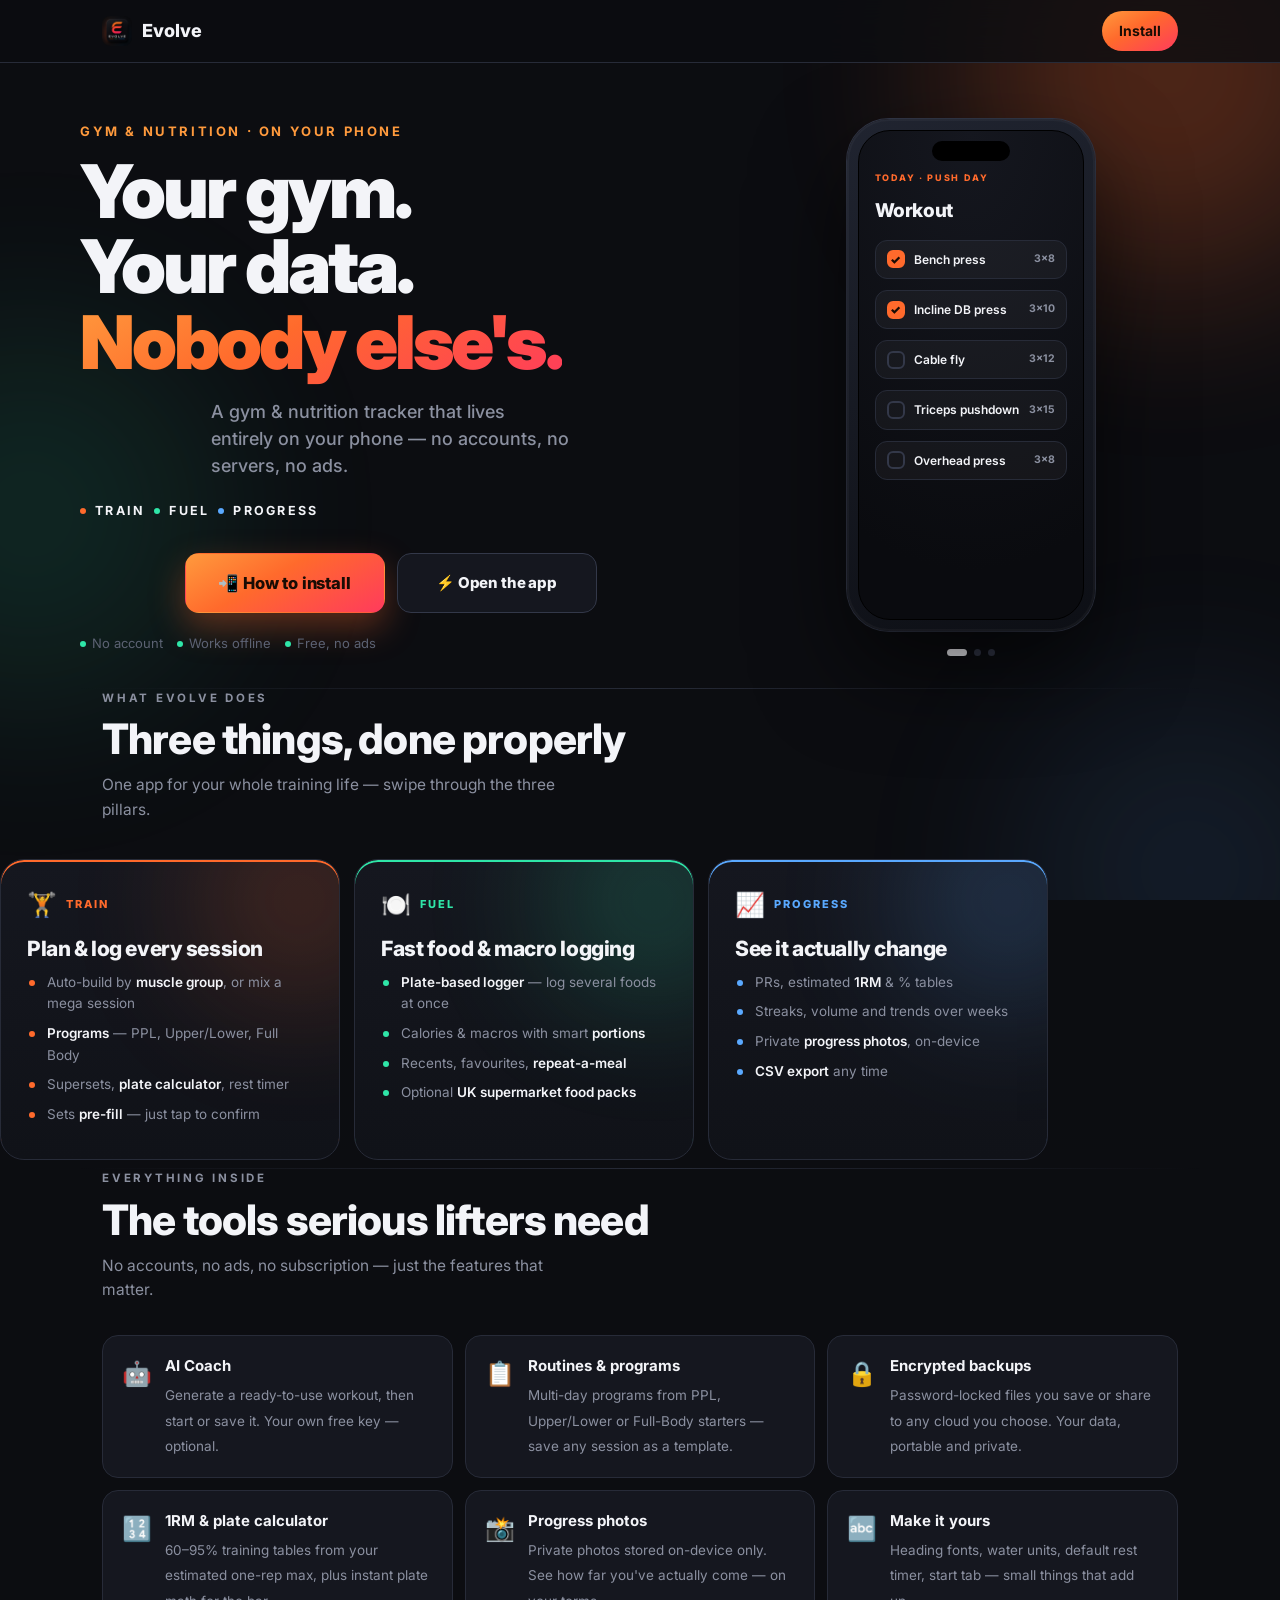
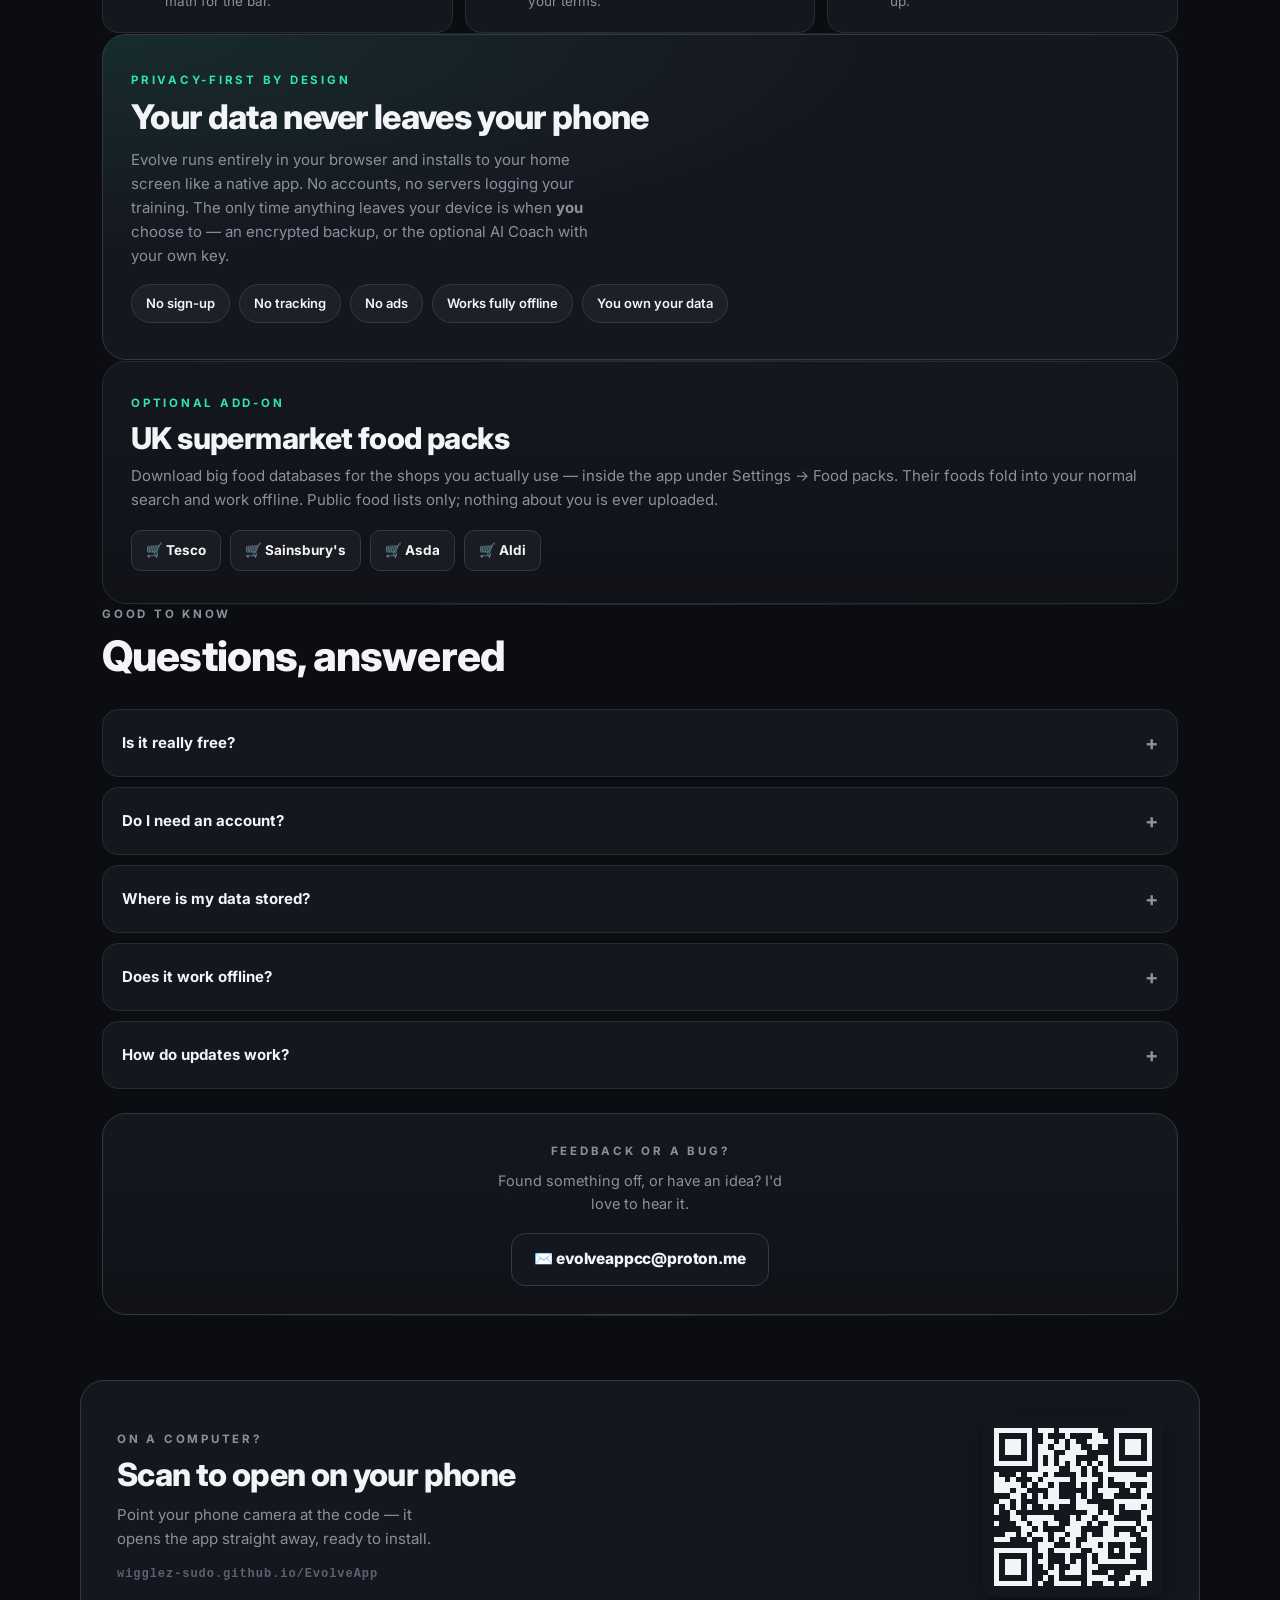
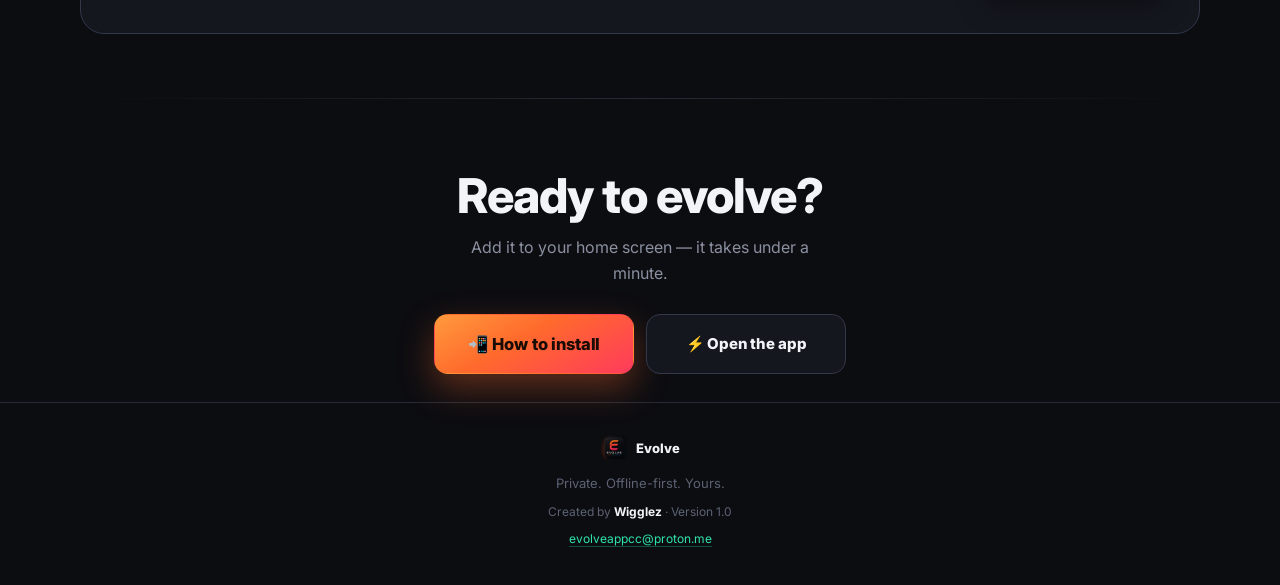
<file: index.html>
<!DOCTYPE html>
<html lang="en">
<head>
<meta charset="UTF-8" />
<meta name="viewport" content="width=device-width, initial-scale=1, viewport-fit=cover" />
<title>Evolve — Private gym &amp; nutrition tracker</title>
<meta name="description" content="Evolve is a private, offline-first gym and nutrition tracker that lives entirely on your phone. No accounts, no ads, no servers. Train, fuel, and track your progress — your data stays yours." />
<meta name="theme-color" content="#0C0D11" />
<link rel="icon" href="favicon.png" />
<link rel="apple-touch-icon" href="apple-touch-icon.png" />
<meta property="og:title" content="Evolve — Your gym. Your data. Nobody else's." />
<meta property="og:description" content="A private, offline-first gym &amp; nutrition tracker that lives entirely on your phone. No accounts, no ads, no servers." />
<meta property="og:type" content="website" />
<meta property="og:image" content="icon-512.png" />
<meta name="twitter:card" content="summary_large_image" />
<link rel="preconnect" href="https://fonts.googleapis.com" />
<link rel="preconnect" href="https://fonts.gstatic.com" crossorigin />
<link href="https://fonts.googleapis.com/css2?family=Inter:wght@400;500;600;700;800;900&display=swap" rel="stylesheet" />
<link rel="stylesheet" href="site.css" />
<style>
  /* ── hero (landing-only) ── */
  .hero{padding:48px 0 16px;text-align:center}
  .hero h1{font-size:clamp(38px,10.5vw,74px);font-weight:900;letter-spacing:-.04em;margin-top:12px;line-height:1.02}
  .hero h1 .grad{background:var(--grad-e);-webkit-background-clip:text;background-clip:text;color:transparent}
  .hero .eyebrow{font-size:13px;letter-spacing:.2em;color:var(--strength2);font-weight:700}
  .hero .tag{margin:18px auto 0;max-width:30ch;font-size:clamp(15px,4.2vw,18px);color:var(--muted);font-weight:500;line-height:1.5}
  .pillrow{display:flex;align-items:center;justify-content:center;gap:9px;margin:22px 0 4px;
    font-size:12.5px;letter-spacing:.18em;text-transform:uppercase;font-weight:800;color:var(--muted)}
  .pillrow b{color:var(--text)}
  .hero .cta-row{margin-top:32px}
  .reassure{margin-top:20px;font-size:13px;color:var(--muted2);display:flex;gap:14px;justify-content:center;flex-wrap:wrap}
  .reassure span{display:inline-flex;align-items:center;gap:6px}
  .phone-stage{margin:44px auto 0;perspective:1000px}

  @media(min-width:880px){
    .hero{display:grid;grid-template-columns:1.15fr .85fr;align-items:center;
      text-align:left;gap:40px;padding:56px 0 32px}
    .hero .pillrow,.hero .reassure{justify-content:flex-start}
    .hero .cta-row{margin-left:0}
    .phone-stage{margin-top:0}
  }

/* QR section — desktop only */
.qr-section{padding:64px 0}
.qr-wrap{display:flex;align-items:center;gap:40px;background:var(--surface);
  border:1px solid var(--line2);border-radius:var(--r-lg);padding:36px 36px;flex-wrap:wrap}
.qr-copy{flex:1;min-width:220px}
.qr-copy h2{font-size:clamp(22px,4vw,32px);margin:10px 0 12px}
.qr-copy p{color:var(--muted);font-size:15px;max-width:38ch}
.qr-url{margin-top:14px;font-size:12px;font-weight:700;letter-spacing:.08em;
  color:var(--muted2);font-family:monospace}
.qr-img-wrap{flex:0 0 auto;display:block;border-radius:14px;overflow:hidden;
  transition:transform .2s,box-shadow .2s;
  box-shadow:0 8px 28px rgba(0,0,0,.4)}
.qr-img-wrap:hover{transform:scale(1.04);box-shadow:0 14px 40px rgba(0,0,0,.5)}
.qr-img{display:block;width:180px;height:180px;image-rendering:pixelated}
/* hide on mobile — no point scanning from the phone you're already on */
@media(max-width:639px){.qr-section{display:none}}

</style>
</head>
<body>
<div class="orbs"><div class="orb o1"></div><div class="orb o2"></div><div class="orb o3"></div></div>
<div class="content">

  <header class="bar">
    <div class="wrap bar-in">
      <a class="brand" href="#top"><img src="icon-512.png" alt="Evolve logo" /><span>Evolve</span></a>
      <a class="cta-sm" href="install.html">Install</a>
    </div>
  </header>

  <a id="top"></a>
  <div class="hero wrap">
    <div class="hero-copy">
      <div class="eyebrow reveal">Gym &amp; nutrition · on your phone</div>
      <h1 class="reveal d1">Your gym.<br />Your data.<br /><span class="grad">Nobody else's.</span></h1>
      <p class="tag reveal d2">A gym &amp; nutrition tracker that lives entirely on your phone — no accounts, no servers, no ads.</p>
      <div class="pillrow reveal d2">
        <span class="dot t"></span><b>Train</b>
        <span class="dot f"></span><b>Fuel</b>
        <span class="dot p"></span><b>Progress</b>
      </div>
      <div class="cta-row reveal d3">
        <a class="btn btn-primary" href="install.html">📲 How to install</a>
        <a class="btn btn-ghost" href="https://wigglez-sudo.github.io/EvolveApp/" target="_blank" rel="noopener">⚡ Open the app</a>
      </div>
      <div class="reassure reveal d3">
        <span><span class="dot f"></span> No account</span>
        <span><span class="dot f"></span> Works offline</span>
        <span><span class="dot f"></span> Free, no ads</span>
      </div>
    </div>
    <div class="phone-stage reveal d2">
      <div class="phone float" id="phone">
        <div class="phone-screen">
          <div class="phone-island"></div>
          <!-- TRAIN -->
          <div class="scr scr-t on" data-scr="0">
            <div class="scr-eyebrow">Today · Push day</div>
            <div class="scr-title">Workout</div>
            <div class="ex-row done"><span class="chk"></span>Bench press <span class="sets">3×8</span></div>
            <div class="ex-row done"><span class="chk"></span>Incline DB press <span class="sets">3×10</span></div>
            <div class="ex-row"><span class="chk"></span>Cable fly <span class="sets">3×12</span></div>
            <div class="ex-row"><span class="chk"></span>Triceps pushdown <span class="sets">3×15</span></div>
            <div class="ex-row"><span class="chk"></span>Overhead press <span class="sets">3×8</span></div>
          </div>
          <!-- FUEL -->
          <div class="scr scr-f" data-scr="1">
            <div class="scr-eyebrow">Today · Fuel</div>
            <div class="scr-title">Calories</div>
            <div class="ring-wrap">
              <svg class="ring" width="150" height="150" viewBox="0 0 110 110">
                <circle class="bg" cx="55" cy="55" r="46"></circle>
                <circle class="fg" cx="55" cy="55" r="46"></circle>
              </svg>
              <div class="ring-c"><b>1,840</b><span>of 2,400 kcal</span></div>
            </div>
            <div class="macro">
              <div><b>148g</b><span>Protein</span></div>
              <div><b>196g</b><span>Carbs</span></div>
              <div><b>58g</b><span>Fat</span></div>
            </div>
          </div>
          <!-- PROGRESS -->
          <div class="scr scr-p" data-scr="2">
            <div class="scr-eyebrow">This month · Progress</div>
            <div class="scr-title">Volume</div>
            <div class="bars">
              <i style="--h:42%"></i><i style="--h:58%"></i><i style="--h:50%"></i>
              <i style="--h:71%"></i><i style="--h:64%"></i><i style="--h:88%"></i><i style="--h:100%"></i>
            </div>
            <div class="prog-stat">
              <div><b>12</b><span>Day streak</span></div>
              <div><b>+14%</b><span>Volume</span></div>
              <div><b>5</b><span>New PRs</span></div>
            </div>
          </div>
        </div>
      </div>
      <div class="phone-dots" id="dots"><b class="on"></b><b></b><b></b></div>
    </div>
  </div>

  <!-- pillars (horizontal carousel) -->
  <div class="sec-divider"></div>
  <section class="wrap">
    <div class="sec-head reveal">
      <div class="eyebrow">What Evolve does</div>
      <h2>Three things, done properly</h2>
      <p>One app for your whole training life — swipe through the three pillars.</p>
    </div>
  </section>
  <div class="rail" id="rail">
    <div class="pcard t reveal"><div class="glow"></div>
      <div class="pk"><span class="ic">🏋️</span><span class="lab">Train</span></div>
      <h3>Plan &amp; log every session</h3>
      <ul>
        <li>Auto-build by <b>muscle group</b>, or mix a mega session</li>
        <li><b>Programs</b> — PPL, Upper/Lower, Full Body</li>
        <li>Supersets, <b>plate calculator</b>, rest timer</li>
        <li>Sets <b>pre-fill</b> — just tap to confirm</li>
      </ul>
    </div>
    <div class="pcard f reveal d1"><div class="glow"></div>
      <div class="pk"><span class="ic">🍽️</span><span class="lab">Fuel</span></div>
      <h3>Fast food &amp; macro logging</h3>
      <ul>
        <li><b>Plate-based logger</b> — log several foods at once</li>
        <li>Calories &amp; macros with smart <b>portions</b></li>
        <li>Recents, favourites, <b>repeat-a-meal</b></li>
        <li>Optional <b>UK supermarket food packs</b></li>
      </ul>
    </div>
    <div class="pcard p reveal d2"><div class="glow"></div>
      <div class="pk"><span class="ic">📈</span><span class="lab">Progress</span></div>
      <h3>See it actually change</h3>
      <ul>
        <li>PRs, estimated <b>1RM</b> &amp; % tables</li>
        <li>Streaks, volume and trends over weeks</li>
        <li>Private <b>progress photos</b>, on-device</li>
        <li><b>CSV export</b> any time</li>
      </ul>
    </div>
  </div>
  <div class="rail-hint reveal">Swipe <span class="sw">→</span></div>
  <div class="rail-dots reveal" id="railDots"><b class="on"></b><b></b><b></b></div>

  <!-- features — 6 strongest only -->
  <div class="sec-divider"></div>
  <section class="wrap">
    <div class="sec-head reveal">
      <div class="eyebrow">Everything inside</div>
      <h2>The tools serious lifters need</h2>
      <p>No accounts, no ads, no subscription — just the features that matter.</p>
    </div>
    <div class="feat-grid">
      <div class="feat reveal"><span class="fi">🤖</span><div><b>AI Coach</b><span>Generate a ready-to-use workout, then start or save it. Your own free key — optional.</span></div></div>
      <div class="feat reveal d1"><span class="fi">📋</span><div><b>Routines &amp; programs</b><span>Multi-day programs from PPL, Upper/Lower or Full-Body starters — save any session as a template.</span></div></div>
      <div class="feat reveal d2"><span class="fi">🔒</span><div><b>Encrypted backups</b><span>Password-locked files you save or share to any cloud you choose. Your data, portable and private.</span></div></div>
      <div class="feat reveal"><span class="fi">🔢</span><div><b>1RM &amp; plate calculator</b><span>60–95% training tables from your estimated one-rep max, plus instant plate math for the bar.</span></div></div>
      <div class="feat reveal d1"><span class="fi">📸</span><div><b>Progress photos</b><span>Private photos stored on-device only. See how far you've actually come — on your terms.</span></div></div>
      <div class="feat reveal d2"><span class="fi">🔤</span><div><b>Make it yours</b><span>Heading fonts, water units, default rest timer, start tab — small things that add up.</span></div></div>
    </div>
  </section>

  <!-- privacy -->
  <div class="sec-divider"></div>
  <section class="wrap">
    <div class="privacy reveal">
      <div class="eyebrow">Privacy-first by design</div>
      <h2>Your data never leaves your phone</h2>
      <p>Evolve runs entirely in your browser and installs to your home screen like a native app. No accounts, no servers logging your training. The only time anything leaves your device is when <b>you</b> choose to — an encrypted backup, or the optional AI Coach with your own key.</p>
      <div class="chips">
        <span>No sign-up</span><span>No tracking</span><span>No ads</span><span>Works fully offline</span><span>You own your data</span>
      </div>
    </div>
  </section>

  <!-- food packs -->
  <div class="sec-divider"></div>
  <section class="wrap">
    <div class="packs reveal">
      <div class="eyebrow">Optional add-on</div>
      <h2>UK supermarket food packs</h2>
      <p>Download big food databases for the shops you actually use — inside the app under Settings → Food packs. Their foods fold into your normal search and work offline. Public food lists only; nothing about you is ever uploaded.</p>
      <div class="shops"><span>🛒 Tesco</span><span>🛒 Sainsbury's</span><span>🛒 Asda</span><span>🛒 Aldi</span></div>
    </div>
  </section>

  <!-- faq -->
  <div class="sec-divider"></div>
  <section class="wrap faq">
    <div class="sec-head reveal">
      <div class="eyebrow">Good to know</div>
      <h2>Questions, answered</h2>
    </div>
    <details class="reveal"><summary>Is it really free?<span class="pl">+</span></summary><div class="ans">Yes. Evolve is free, with no ads and no subscription. The only optional cost is the AI Coach, and only if you pick a paid model with your own API key — the free options work too.</div></details>
    <details class="reveal"><summary>Do I need an account?<span class="pl">+</span></summary><div class="ans">No. There's no sign-up and no login. You open the app and start — everything is stored on your device.</div></details>
    <details class="reveal"><summary>Where is my data stored?<span class="pl">+</span></summary><div class="ans"><b>On your phone, only.</b> To move data between devices, create an <b>encrypted backup file</b> and restore it with your password.</div></details>
    <details class="reveal"><summary>Does it work offline?<span class="pl">+</span></summary><div class="ans">Yes — once opened, Evolve works without a connection. You only need internet for updates, food packs, or the AI Coach.</div></details>
    <details class="reveal"><summary>How do updates work?<span class="pl">+</span></summary><div class="ans">When a new version ships, Evolve shows an "Update available" banner. One tap updates it, and your data is preserved.</div></details>

    <div class="contact reveal">
      <div class="eyebrow">Feedback or a bug?</div>
      <p>Found something off, or have an idea? I'd love to hear it.</p>
      <a class="btn btn-ghost" href="mailto:evolveappcc@proton.me?subject=Evolve%20feedback">✉️ evolveappcc@proton.me</a>
    </div>
  </section>

  <!-- QR code — desktop visitors only -->
  <div class="sec-divider"></div>
  <section class="wrap qr-section">
    <div class="qr-wrap reveal">
      <div class="qr-copy">
        <div class="eyebrow">On a computer?</div>
        <h2>Scan to open on your phone</h2>
        <p>Point your phone camera at the code — it opens the app straight away, ready to install.</p>
        <div class="qr-url">wigglez-sudo.github.io/EvolveApp</div>
      </div>
      <a class="qr-img-wrap" href="https://wigglez-sudo.github.io/EvolveApp/" target="_blank" rel="noopener" aria-label="Scan QR code to open Evolve app">
        <img class="qr-img" src="[data-uri]" alt="QR code — scan to open Evolve app" width="180" height="180" />
      </a>
    </div>
  </section>

  <!-- final CTA -->
  <div class="sec-divider"></div>
  <section class="final wrap">
    <h2 class="reveal">Ready to evolve?</h2>
    <p class="reveal d1">Add it to your home screen — it takes under a minute.</p>
    <div class="cta-row reveal d2">
      <a class="btn btn-primary" href="install.html">📲 How to install</a>
      <a class="btn btn-ghost" href="https://wigglez-sudo.github.io/EvolveApp/" target="_blank" rel="noopener">⚡ Open the app</a>
    </div>
  </section>

  <footer>
    <div class="wrap">
      <div class="fbrand"><img src="icon-512.png" alt="" />Evolve</div>
      <div>Private. Offline-first. Yours.</div>
      <div class="ver">Created by <b style="color:var(--text)">Wigglez</b> · Version 1.0</div>
      <div class="ver"><a href="mailto:evolveappcc@proton.me?subject=Evolve%20feedback">evolveappcc@proton.me</a></div>
    </div>
  </footer>

</div>

<script>
  var reduce = window.matchMedia("(prefers-reduced-motion:reduce)").matches;

  /* reveal on scroll */
  if(reduce){ document.querySelectorAll(".reveal").forEach(function(e){e.classList.add("in");}); }
  else if("IntersectionObserver" in window){
    var io=new IntersectionObserver(function(es){es.forEach(function(e){if(e.isIntersecting){e.target.classList.add("in");io.unobserve(e.target);}});},{rootMargin:"0px 0px -8% 0px",threshold:.05});
    document.querySelectorAll(".reveal").forEach(function(e){io.observe(e);});
  } else { document.querySelectorAll(".reveal").forEach(function(e){e.classList.add("in");}); }

  /* phone screen cycling */
  (function(){
    var scrs=document.querySelectorAll("#phone .scr"), dots=document.querySelectorAll("#dots b"), i=0;
    if(!scrs.length) return;
    setInterval(function(){
      scrs[i].classList.remove("on"); dots[i].classList.remove("on");
      i=(i+1)%scrs.length;
      scrs[i].classList.add("on"); dots[i].classList.add("on");
    }, reduce?6000:3200);
  })();

  /* pillar carousel dot sync */
  (function(){
    var rail=document.getElementById("rail");
    var dots=document.querySelectorAll("#railDots b");
    if(!rail||!dots.length) return;
    var cards=rail.querySelectorAll(".pcard");
    if(!cards.length) return;
    function updateDots(){
      var cardW=cards[0].offsetWidth+14;
      var idx=Math.round(rail.scrollLeft/cardW);
      dots.forEach(function(d,i){d.classList.toggle("on",i===idx);});
    }
    rail.addEventListener("scroll",updateDots,{passive:true});
  })();
</script>
</body>
</html>
</file>
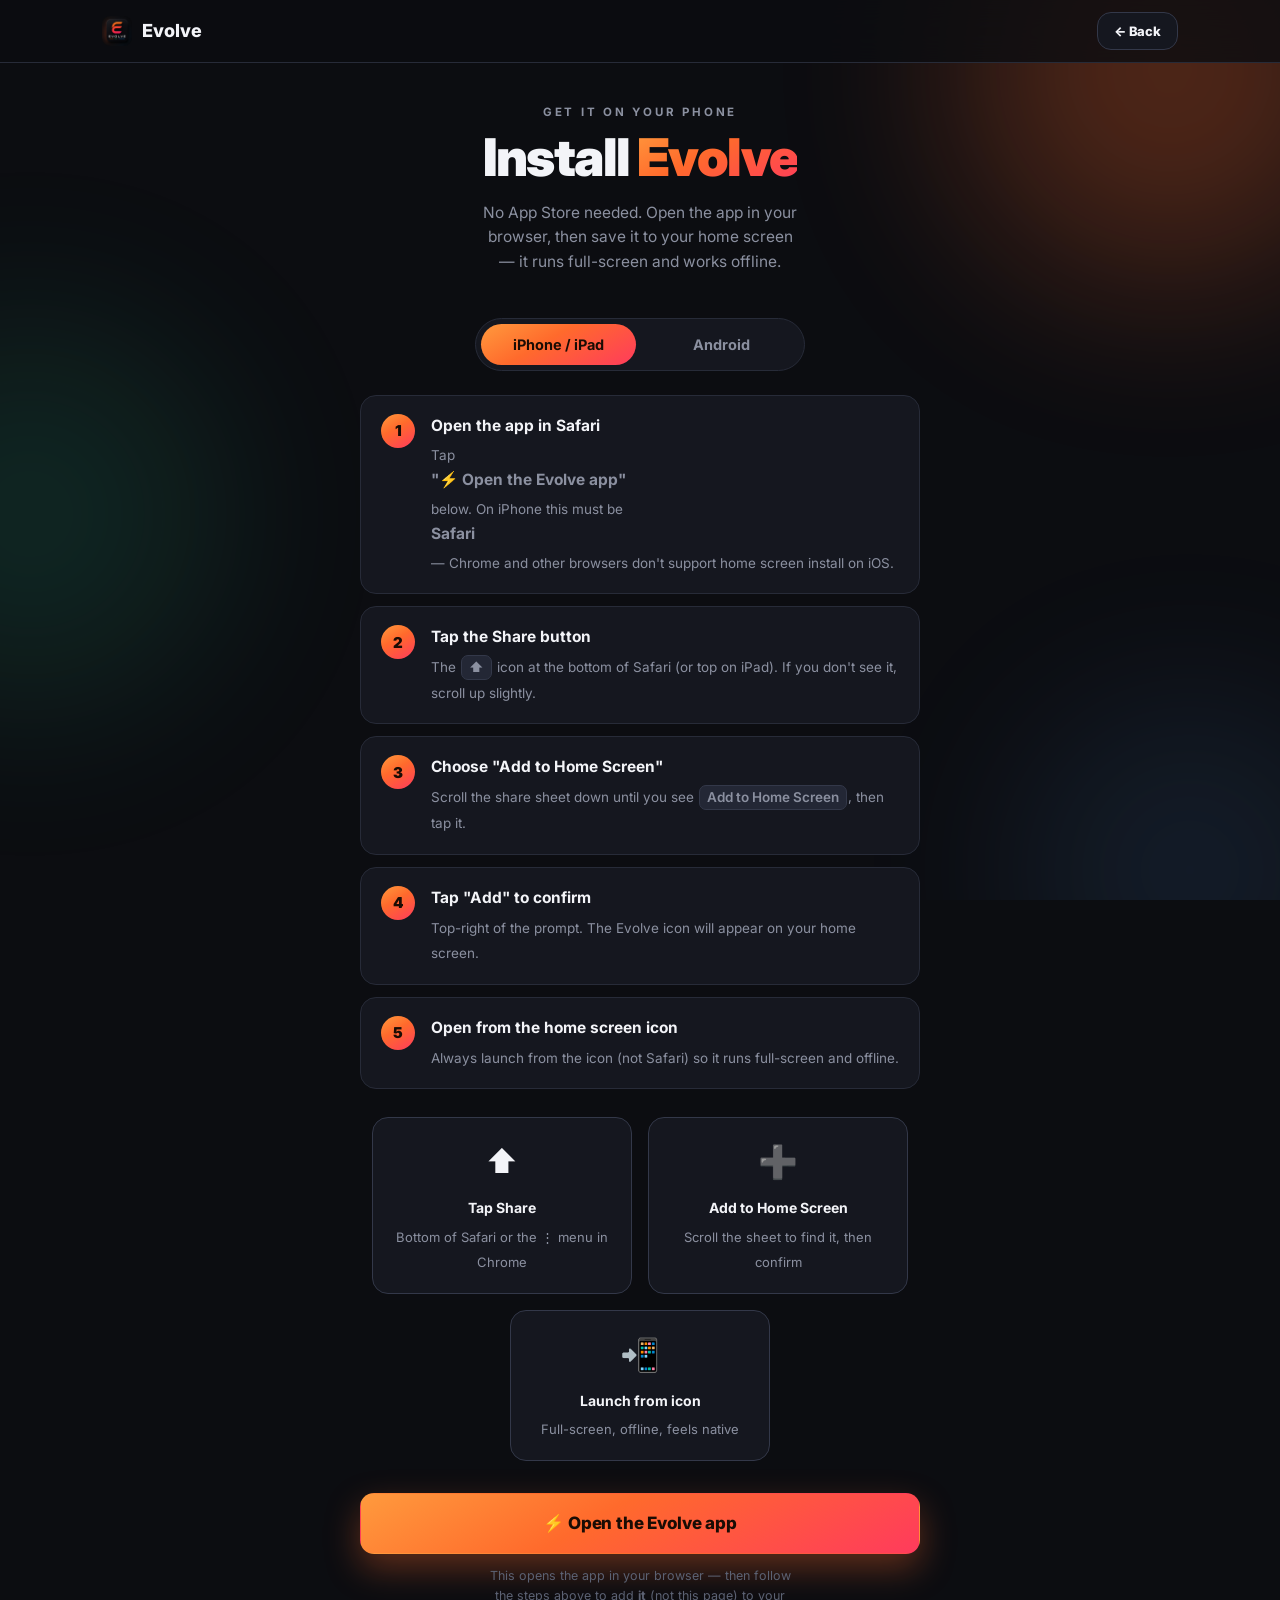
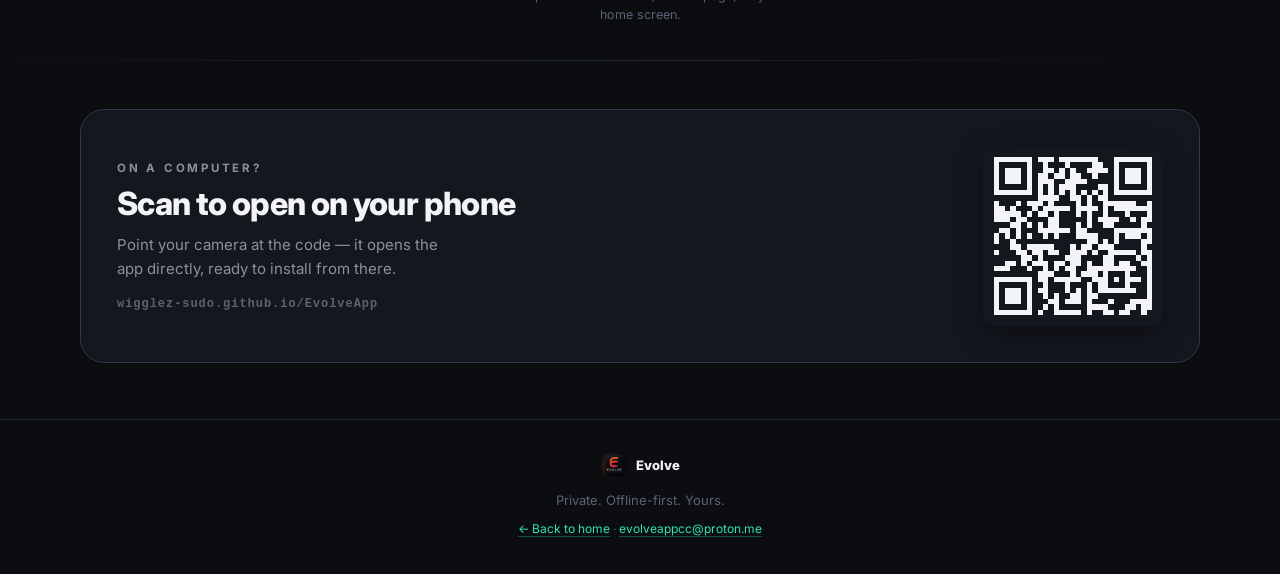
<file: install.html>
<!DOCTYPE html>
<html lang="en">
<head>
<meta charset="UTF-8" />
<meta name="viewport" content="width=device-width, initial-scale=1, viewport-fit=cover" />
<title>Install Evolve — add it to your home screen</title>
<meta name="description" content="Install Evolve on your iPhone or Android in under a minute. Open the app, then add it to your home screen — it runs full-screen and works offline." />
<meta name="theme-color" content="#0C0D11" />
<link rel="icon" href="favicon.png" />
<link rel="apple-touch-icon" href="apple-touch-icon.png" />
<link rel="preconnect" href="https://fonts.googleapis.com" />
<link rel="preconnect" href="https://fonts.gstatic.com" crossorigin />
<link href="https://fonts.googleapis.com/css2?family=Inter:wght@400;500;600;700;800;900&display=swap" rel="stylesheet" />
<link rel="stylesheet" href="site.css" />
<style>
  .ihead{text-align:center;padding:40px 0 8px}
  .ihead h1{font-size:clamp(32px,8.5vw,52px);font-weight:900;letter-spacing:-.035em;margin-top:10px}
  .ihead h1 .grad{background:var(--grad-e);-webkit-background-clip:text;background-clip:text;color:transparent}
  .ihead p{color:var(--muted);max-width:32ch;margin:16px auto 0;font-size:15.5px;line-height:1.55}

  /* os tabs */
  .tabs{display:flex;gap:8px;background:var(--surface);border:1px solid var(--line);
    border-radius:999px;padding:5px;max-width:330px;margin:28px auto 24px}
  .tab{flex:1;text-align:center;font-size:14.5px;font-weight:700;color:var(--muted);
    padding:12px 10px;border-radius:999px;cursor:pointer;border:none;background:none;
    font-family:inherit;transition:.18s}
  .tab.on{background:var(--grad-e);color:#1a0c04}
  .tab:not(.on):hover{color:var(--text)}

  /* steps */
  .isteps{display:none;gap:12px;max-width:560px;margin:0 auto}
  .isteps.visible{display:grid}
  .istep{display:flex;gap:16px;align-items:flex-start;background:var(--surface);
    border:1px solid var(--line);border-radius:var(--r);padding:18px 20px;
    transition:border-color .2s}
  .istep:hover{border-color:var(--line2)}
  .istep .n{flex:0 0 auto;width:34px;height:34px;border-radius:50%;display:flex;
    align-items:center;justify-content:center;font-weight:900;font-size:15px;
    color:#1a0c04;background:var(--grad-e)}
  .istep b{display:block;font-size:15.5px;margin-bottom:4px}
  .istep span{color:var(--muted);font-size:13.5px;line-height:1.55}
  .kbd{display:inline-block;background:var(--surface3);border:1px solid var(--line2);
    border-radius:7px;padding:1px 7px;font-size:12.5px;font-weight:600;color:var(--text);margin:0 1px}

  /* visual hint */
  .ill{max-width:560px;margin:28px auto 0;display:flex;justify-content:center;gap:16px;flex-wrap:wrap}
  .hint-card{background:var(--surface);border:1px solid var(--line2);border-radius:var(--r);
    padding:18px 20px;flex:1;min-width:200px;max-width:260px;text-align:center}
  .hint-card .hico{font-size:32px;margin-bottom:10px}
  .hint-card b{display:block;font-size:14px;font-weight:700;margin-bottom:4px}
  .hint-card span{font-size:13px;color:var(--muted)}

  /* launch */
  .launch{max-width:560px;margin:28px auto 0}
  .launch .btn{font-size:17px}
  .launch-note{text-align:center;font-size:12.5px;color:var(--muted2);margin:12px auto 0;max-width:40ch;line-height:1.55}

/* QR section */
.qr-section{padding:64px 0}
.qr-wrap{display:flex;align-items:center;gap:40px;background:var(--surface);
  border:1px solid var(--line2);border-radius:var(--r-lg);padding:36px;flex-wrap:wrap}
.qr-copy{flex:1;min-width:220px}
.qr-copy h2{font-size:clamp(22px,4vw,32px);margin:10px 0 12px}
.qr-copy p{color:var(--muted);font-size:15px;max-width:38ch}
.qr-url{margin-top:14px;font-size:12px;font-weight:700;letter-spacing:.08em;color:var(--muted2);font-family:monospace}
.qr-img-wrap{flex:0 0 auto;display:block;border-radius:14px;overflow:hidden;
  transition:transform .2s,box-shadow .2s;box-shadow:0 8px 28px rgba(0,0,0,.4)}
.qr-img-wrap:hover{transform:scale(1.04);box-shadow:0 14px 40px rgba(0,0,0,.5)}
.qr-img{display:block;width:180px;height:180px;image-rendering:pixelated}
@media(max-width:639px){.qr-section{display:none}}

</style>
</head>
<body>
<div class="orbs"><div class="orb o1"></div><div class="orb o2"></div><div class="orb o3"></div></div>
<div class="content">

  <header class="bar">
    <div class="wrap bar-in">
      <a class="brand" href="index.html"><img src="icon-512.png" alt="Evolve logo" /><span>Evolve</span></a>
      <a class="btn btn-ghost" href="index.html" style="padding:8px 16px;font-size:13px">← Back</a>
    </div>
  </header>

  <div class="ihead wrap">
    <div class="eyebrow reveal">Get it on your phone</div>
    <h1 class="reveal d1">Install <span class="grad">Evolve</span></h1>
    <p class="reveal d2">No App Store needed. Open the app in your browser, then save it to your home screen — it runs full-screen and works offline.</p>
  </div>

  <div class="wrap" style="padding-top:8px">
    <div class="tabs reveal d2" role="tablist">
      <button class="tab on" data-os="ios" role="tab">iPhone / iPad</button>
      <button class="tab" data-os="android" role="tab">Android</button>
    </div>

    <!-- iOS steps -->
    <div class="isteps" id="ios">
      <div class="istep reveal">
        <span class="n">1</span>
        <div><b>Open the app in Safari</b>
        <span>Tap <b>"⚡ Open the Evolve app"</b> below. On iPhone this must be <b>Safari</b> — Chrome and other browsers don't support home screen install on iOS.</span></div>
      </div>
      <div class="istep reveal">
        <span class="n">2</span>
        <div><b>Tap the Share button</b>
        <span>The <span class="kbd">⬆️</span> icon at the bottom of Safari (or top on iPad). If you don't see it, scroll up slightly.</span></div>
      </div>
      <div class="istep reveal">
        <span class="n">3</span>
        <div><b>Choose "Add to Home Screen"</b>
        <span>Scroll the share sheet down until you see <span class="kbd">Add to Home Screen</span>, then tap it.</span></div>
      </div>
      <div class="istep reveal">
        <span class="n">4</span>
        <div><b>Tap "Add" to confirm</b>
        <span>Top-right of the prompt. The Evolve icon will appear on your home screen.</span></div>
      </div>
      <div class="istep reveal">
        <span class="n">5</span>
        <div><b>Open from the home screen icon</b>
        <span>Always launch from the icon (not Safari) so it runs full-screen and offline.</span></div>
      </div>
    </div>

    <!-- Android steps -->
    <div class="isteps" id="android">
      <div class="istep reveal">
        <span class="n">1</span>
        <div><b>Open the app in Chrome</b>
        <span>Tap <b>"⚡ Open the Evolve app"</b> below in Chrome. Other browsers work too if Chrome isn't your default.</span></div>
      </div>
      <div class="istep reveal">
        <span class="n">2</span>
        <div><b>Look for the install banner</b>
        <span>Chrome may show an <span class="kbd">Install app</span> banner at the bottom automatically — tap it and you're done.</span></div>
      </div>
      <div class="istep reveal">
        <span class="n">3</span>
        <div><b>Or tap the ⋮ menu</b>
        <span>Three dots, top-right of Chrome.</span></div>
      </div>
      <div class="istep reveal">
        <span class="n">4</span>
        <div><b>Choose "Install app"</b>
        <span>Tap <span class="kbd">Install app</span> or <span class="kbd">Add to Home screen</span>, then confirm in the dialog.</span></div>
      </div>
      <div class="istep reveal">
        <span class="n">5</span>
        <div><b>Open from your home screen</b>
        <span>Launch from the icon for the full-screen, offline experience.</span></div>
      </div>
    </div>

    <!-- visual hint cards -->
    <div class="ill reveal">
      <div class="hint-card">
        <div class="hico">⬆️</div>
        <b>Tap Share</b>
        <span>Bottom of Safari or the ⋮ menu in Chrome</span>
      </div>
      <div class="hint-card">
        <div class="hico">➕</div>
        <b>Add to Home Screen</b>
        <span>Scroll the sheet to find it, then confirm</span>
      </div>
      <div class="hint-card">
        <div class="hico">📲</div>
        <b>Launch from icon</b>
        <span>Full-screen, offline, feels native</span>
      </div>
    </div>

    <div class="launch reveal" style="margin-top:32px">
      <a class="btn btn-primary block" href="https://wigglez-sudo.github.io/EvolveApp/" target="_blank" rel="noopener">⚡ Open the Evolve app</a>
      <p class="launch-note">This opens the app in your browser — then follow the steps above to add <b>it</b> (not this page) to your home screen.</p>
    </div>
  </div>

    <!-- QR code — desktop visitors -->
    <div class="sec-divider" style="margin:36px 0 0"></div>
    <section class="wrap qr-section" style="padding:48px 0 0">
      <div class="qr-wrap reveal">
        <div class="qr-copy">
          <div class="eyebrow">On a computer?</div>
          <h2>Scan to open on your phone</h2>
          <p>Point your camera at the code — it opens the app directly, ready to install from there.</p>
          <div class="qr-url">wigglez-sudo.github.io/EvolveApp</div>
        </div>
        <a class="qr-img-wrap" href="https://wigglez-sudo.github.io/EvolveApp/" target="_blank" rel="noopener" aria-label="QR code to open Evolve">
          <img class="qr-img" src="[data-uri]" alt="QR code — scan to open Evolve" width="180" height="180" />
        </a>
      </div>
    </section>

  <footer style="margin-top:56px">
    <div class="wrap">
      <div class="fbrand"><img src="icon-512.png" alt="" />Evolve</div>
      <div>Private. Offline-first. Yours.</div>
      <div class="ver"><a href="index.html">← Back to home</a> · <a href="mailto:evolveappcc@proton.me?subject=Evolve%20feedback">evolveappcc@proton.me</a></div>
    </div>
  </footer>

</div>

<script>
  var reduce=window.matchMedia("(prefers-reduced-motion:reduce)").matches;
  if(reduce){document.querySelectorAll(".reveal").forEach(function(e){e.classList.add("in");});}
  else if("IntersectionObserver" in window){
    var io=new IntersectionObserver(function(es){es.forEach(function(e){if(e.isIntersecting){e.target.classList.add("in");io.unobserve(e.target);}});},{rootMargin:"0px 0px -6% 0px",threshold:.05});
    document.querySelectorAll(".reveal").forEach(function(e){io.observe(e);});
  } else {document.querySelectorAll(".reveal").forEach(function(e){e.classList.add("in");});}

  /* platform tabs — default to visitor's OS */
  var isAndroid=/android/i.test(navigator.userAgent);
  function showOS(os){
    document.querySelectorAll(".tab").forEach(function(t){t.classList.toggle("on",t.dataset.os===os);});
    document.getElementById("ios").classList.toggle("visible",os==="ios");
    document.getElementById("android").classList.toggle("visible",os==="android");
  }
  document.querySelectorAll(".tab").forEach(function(t){t.addEventListener("click",function(){showOS(t.dataset.os);});});
  showOS(isAndroid?"android":"ios");
</script>
</body>
</html>
</file>
<file: site.css>
/* ============================================================================
   Evolve — shared site styles (landing + install pages)
   ========================================================================== */
:root{
  --ink:#0C0D11; --ink2:#101218;
  --surface:#15171F; --surface2:#1C1F2A; --surface3:#232735;
  --line:#272B38; --line2:#333849;
  --text:#F3F4F8; --muted:#8B90A0; --muted2:#5C6273;
  --strength:#FF6A2C; --strength2:#FF9A3D;
  --fuel:#2FE6A8; --fuel2:#37E0C4;
  --blue:#5AA9FF; --gold:#FFC857;
  --grad-e:linear-gradient(150deg,var(--strength2) 0%,var(--strength) 42%,#FF3B5C 100%);
  --r:16px; --r-sm:11px; --r-lg:24px;
  --safe-t:env(safe-area-inset-top,0px);
  --safe-b:env(safe-area-inset-bottom,0px);
  --maxw:1120px;
}
*{box-sizing:border-box;-webkit-tap-highlight-color:transparent}
html{scroll-behavior:smooth}
body{margin:0;background:var(--ink);color:var(--text);
  font-family:"Inter",-apple-system,BlinkMacSystemFont,"Segoe UI",Roboto,sans-serif;
  line-height:1.6;-webkit-font-smoothing:antialiased;text-rendering:optimizeLegibility;overflow-x:hidden}
a{color:inherit;text-decoration:none}
h1,h2,h3{margin:0;font-weight:800;letter-spacing:-0.02em;line-height:1.04}
p{margin:0}
.wrap{width:100%;max-width:var(--maxw);margin:0 auto;padding:0 22px}
.eyebrow{font-size:11.5px;letter-spacing:.24em;text-transform:uppercase;font-weight:700;color:var(--muted)}
.dot{display:inline-block;width:6px;height:6px;border-radius:50%;vertical-align:middle}
.dot.t{background:var(--strength)} .dot.f{background:var(--fuel)} .dot.p{background:var(--blue)}

/* ── ambient orbs ── */
.orbs{position:fixed;inset:0;z-index:0;pointer-events:none;overflow:hidden}
.orb{position:absolute;border-radius:50%;filter:blur(95px)}
.orb.o1{width:420px;height:420px;top:-140px;right:-100px;background:var(--strength);opacity:.28;animation:drift1 18s ease-in-out infinite}
.orb.o2{width:380px;height:380px;top:36%;left:-160px;background:var(--fuel);opacity:.12;animation:drift2 22s ease-in-out infinite}
.orb.o3{width:340px;height:340px;bottom:-140px;right:-80px;background:var(--blue);opacity:.11;animation:drift1 26s ease-in-out infinite reverse}
@keyframes drift1{0%,100%{transform:translate(0,0)}50%{transform:translate(-40px,40px)}}
@keyframes drift2{0%,100%{transform:translate(0,0)}50%{transform:translate(50px,-30px)}}
.content{position:relative;z-index:1}

/* ── nav ── */
header.bar{position:sticky;top:0;z-index:60;padding-top:var(--safe-t);
  background:rgba(12,13,17,.8);backdrop-filter:blur(16px);-webkit-backdrop-filter:blur(16px);
  border-bottom:1px solid var(--line)}
.bar-in{display:flex;align-items:center;justify-content:space-between;height:62px}
.brand{display:flex;align-items:center;gap:10px;font-weight:800}
.brand img{width:30px;height:30px;border-radius:8px}
.brand span{font-size:18px}
.cta-sm{font-size:14px;font-weight:700;padding:9px 17px;border-radius:999px;
  background:var(--grad-e);color:#1a0c04;transition:opacity .15s}
.cta-sm:hover{opacity:.88}

/* ── buttons ── */
.btn{display:inline-flex;align-items:center;justify-content:center;gap:9px;
  font-size:16.5px;font-weight:800;letter-spacing:-.01em;padding:16px 22px;border-radius:14px;
  border:1px solid transparent;cursor:pointer;transition:transform .14s ease,box-shadow .25s ease,opacity .15s}
.btn:active{transform:translateY(1px) scale(.99)}
.btn-primary{background:var(--grad-e);color:#1a0c04;box-shadow:0 14px 34px rgba(255,106,44,.34)}
.btn-primary:hover{box-shadow:0 18px 44px rgba(255,106,44,.46);opacity:.93}
.btn-ghost{background:var(--surface);color:var(--text);border-color:var(--line2);font-size:15px;padding:13px 22px}
.btn-ghost:hover{border-color:var(--muted);background:var(--surface2)}
.btn.block{display:flex;width:100%}

/* ── sections ── */
section{padding:72px 0;scroll-margin-top:76px}
a[id]{scroll-margin-top:76px}
.sec-head{margin-bottom:32px}
.sec-head h2{font-size:clamp(28px,7vw,42px);margin-top:10px}
.sec-head p{color:var(--muted);margin-top:12px;max-width:48ch;font-size:15.5px}

/* section divider */
.sec-divider{height:1px;background:linear-gradient(90deg,transparent,var(--line),transparent);
  margin:0 auto;max-width:var(--maxw);padding:0 22px}

/* ── animated phone ── */
.phone{position:relative;width:248px;height:512px;margin:0 auto;border-radius:42px;
  background:linear-gradient(160deg,#202430,#0d0f15);padding:11px;
  box-shadow:0 40px 90px rgba(0,0,0,.6),0 0 0 1px var(--line2),inset 0 0 0 2px rgba(255,255,255,.03)}
.phone.float{animation:floaty 6s ease-in-out infinite}
@keyframes floaty{0%,100%{transform:translateY(0) rotate(-1deg)}50%{transform:translateY(-14px) rotate(1deg)}}
.phone-screen{position:relative;width:100%;height:100%;border-radius:32px;overflow:hidden;
  background:radial-gradient(120% 90% at 50% 0%,#15171f,#0a0b0f);border:1px solid #000}
.phone-island{position:absolute;top:10px;left:50%;transform:translateX(-50%);width:78px;height:20px;background:#000;border-radius:12px;z-index:5}
.scr{position:absolute;inset:0;padding:40px 16px 16px;opacity:0;transform:scale(1.02);
  transition:opacity .6s ease,transform .6s ease;display:flex;flex-direction:column;gap:11px}
.scr.on{opacity:1;transform:scale(1)}
.scr-eyebrow{font-size:9px;letter-spacing:.18em;text-transform:uppercase;font-weight:800}
.scr-title{font-size:19px;font-weight:800;letter-spacing:-.02em;margin-bottom:2px}
.ex-row{display:flex;align-items:center;gap:9px;background:rgba(255,255,255,.04);border:1px solid var(--line);
  border-radius:12px;padding:9px 11px;font-size:12px;font-weight:600}
.ex-row .chk{width:18px;height:18px;border-radius:6px;border:2px solid var(--line2);flex:0 0 auto}
.ex-row.done .chk{background:var(--strength);border-color:var(--strength);position:relative}
.ex-row.done .chk::after{content:"✓";position:absolute;inset:0;color:#1a0c04;font-size:12px;font-weight:900;display:flex;align-items:center;justify-content:center}
.ex-row .sets{margin-left:auto;color:var(--muted);font-size:10.5px;font-weight:700}
.ring-wrap{display:flex;justify-content:center;margin:6px 0;position:relative}
.ring{transform:rotate(-90deg)}
.ring .bg{fill:none;stroke:var(--surface3);stroke-width:11}
.ring .fg{fill:none;stroke:var(--fuel);stroke-width:11;stroke-linecap:round;stroke-dasharray:289;stroke-dashoffset:289;transition:stroke-dashoffset 1.4s ease}
.scr.on .ring .fg{stroke-dashoffset:86}
.ring-c{position:absolute;top:34px;left:0;right:0;text-align:center}
.ring-c b{display:block;font-size:24px;font-weight:900;letter-spacing:-.03em}
.ring-c span{font-size:9px;color:var(--muted);letter-spacing:.1em;text-transform:uppercase}
.macro{display:flex;gap:8px;margin-top:auto}
.macro div{flex:1;background:rgba(255,255,255,.04);border:1px solid var(--line);border-radius:10px;padding:8px;text-align:center}
.macro b{display:block;font-size:14px;font-weight:800}
.macro span{font-size:9px;color:var(--muted);text-transform:uppercase;letter-spacing:.08em}
.bars{display:flex;align-items:flex-end;gap:7px;height:130px;margin-top:8px}
.bars i{flex:1;background:linear-gradient(180deg,var(--blue),#3a78d0);border-radius:6px 6px 3px 3px;height:8%;transition:height 1s cubic-bezier(.3,.8,.3,1)}
.scr.on .bars i{height:var(--h)}
.prog-stat{display:flex;gap:8px;margin-top:auto}
.prog-stat div{flex:1;background:rgba(255,255,255,.04);border:1px solid var(--line);border-radius:10px;padding:9px;text-align:center}
.prog-stat b{display:block;font-size:17px;font-weight:900}
.prog-stat span{font-size:9px;color:var(--muted);text-transform:uppercase;letter-spacing:.07em}
.scr-t .scr-eyebrow{color:var(--strength)} .scr-f .scr-eyebrow{color:var(--fuel)} .scr-p .scr-eyebrow{color:var(--blue)}
.phone-dots{display:flex;justify-content:center;gap:7px;margin-top:18px}
.phone-dots b{width:7px;height:7px;border-radius:50%;background:var(--line2);transition:.3s}
.phone-dots b.on{background:var(--text);width:20px;border-radius:4px}

/* ── pillar cards (horizontal carousel) ── */
.rail{display:flex;gap:14px;overflow-x:auto;scroll-snap-type:x mandatory;
  padding:4px 22px 8px;margin:0 -22px;-webkit-overflow-scrolling:touch;scrollbar-width:none}
.rail::-webkit-scrollbar{display:none}
.pcard{flex:0 0 84%;max-width:340px;scroll-snap-align:center;border-radius:var(--r-lg);
  padding:26px;position:relative;overflow:hidden;border:1px solid var(--line);
  background:linear-gradient(180deg,var(--surface),var(--ink2))}
.pcard.t{box-shadow:inset 0 2px 0 var(--strength)}
.pcard.f{box-shadow:inset 0 2px 0 var(--fuel)}
.pcard.p{box-shadow:inset 0 2px 0 var(--blue)}
.pcard .glow{position:absolute;width:200px;height:200px;border-radius:50%;filter:blur(70px);top:-60px;right:-60px;opacity:.22}
.pcard.t .glow{background:var(--strength)} .pcard.f .glow{background:var(--fuel)} .pcard.p .glow{background:var(--blue)}
.pcard .pk{display:flex;align-items:center;gap:9px;margin-bottom:14px;position:relative}
.pcard .pk .ic{font-size:24px}
.pcard .pk .lab{font-size:11px;letter-spacing:.18em;text-transform:uppercase;font-weight:800}
.pcard.t .lab{color:var(--strength)} .pcard.f .lab{color:var(--fuel)} .pcard.p .lab{color:var(--blue)}
.pcard h3{font-size:21px;margin-bottom:12px;position:relative}
.pcard ul{margin:0;padding:0;list-style:none;position:relative}
.pcard li{position:relative;padding-left:20px;margin:8px 0;color:var(--muted);font-size:13.5px}
.pcard li b{color:var(--text);font-weight:600}
.pcard li::before{content:"";position:absolute;left:2px;top:8px;width:6px;height:6px;border-radius:50%}
.pcard.t li::before{background:var(--strength)} .pcard.f li::before{background:var(--fuel)} .pcard.p li::before{background:var(--blue)}
/* swipe hint — hidden on desktop where cards fit side by side */
.rail-hint{text-align:center;font-size:12px;color:var(--muted2);margin-top:12px}
.rail-hint .sw{animation:nudge 1.6s ease-in-out infinite;display:inline-block}
@keyframes nudge{0%,100%{transform:translateX(0)}50%{transform:translateX(6px)}}
.rail-dots{display:flex;justify-content:center;gap:6px;margin-top:14px}
.rail-dots b{width:6px;height:6px;border-radius:50%;background:var(--line2);transition:.3s;display:inline-block}
.rail-dots b.on{background:var(--text);width:18px;border-radius:3px}

/* ── feature grid — trimmed to 6 strongest ── */
.feat-grid{display:grid;gap:12px;grid-template-columns:1fr}
.feat{display:flex;gap:13px;align-items:flex-start;background:var(--surface);
  border:1px solid var(--line);border-radius:var(--r);padding:18px 19px;
  transition:transform .18s ease,border-color .18s ease}
.feat:hover{transform:translateY(-3px);border-color:var(--line2)}
.feat .fi{font-size:24px;flex:0 0 auto;margin-top:1px}
.feat b{display:block;font-size:15px;font-weight:700;margin-bottom:4px}
.feat span{color:var(--muted);font-size:13.5px;line-height:1.55}

/* ── privacy block ── */
.privacy{background:radial-gradient(130% 120% at 0% 0%,rgba(47,230,168,.10),transparent 55%),var(--surface);
  border:1px solid var(--line2);border-radius:var(--r-lg);padding:36px 28px}
.privacy .eyebrow{color:var(--fuel)}
.privacy h2{font-size:clamp(24px,6vw,34px);margin:10px 0 14px}
.privacy p{color:var(--muted);font-size:15px;margin-bottom:16px;max-width:52ch}
.privacy .chips{display:flex;flex-wrap:wrap;gap:9px}
.privacy .chips span{font-size:13px;font-weight:600;color:var(--text);
  background:rgba(255,255,255,.04);border:1px solid var(--line2);border-radius:999px;padding:8px 14px}

/* ── food packs block ── */
.packs{background:linear-gradient(180deg,var(--surface),var(--ink2));
  border:1px solid var(--line);border-radius:var(--r-lg);padding:32px 28px}
.packs .eyebrow{color:var(--fuel)}
.packs h2{font-size:clamp(22px,5.6vw,30px);margin-top:10px}
.packs p{color:var(--muted);font-size:15px;margin-top:10px}
.packs .shops{display:flex;flex-wrap:wrap;gap:9px;margin-top:18px}
.packs .shops span{font-size:13.5px;font-weight:700;background:rgba(255,255,255,.04);
  border:1px solid var(--line2);border-radius:10px;padding:9px 14px}

/* ── FAQ ── */
.faq details{background:var(--surface);border:1px solid var(--line);border-radius:var(--r);
  margin-bottom:10px;overflow:hidden;transition:border-color .2s}
.faq details:hover{border-color:var(--line2)}
.faq summary{list-style:none;cursor:pointer;padding:17px 19px;font-weight:700;font-size:15px;
  display:flex;justify-content:space-between;align-items:center;gap:12px}
.faq summary::-webkit-details-marker{display:none}
.faq summary .pl{color:var(--muted);font-size:20px;transition:transform .2s;flex:0 0 auto}
.faq details[open] summary .pl{transform:rotate(45deg)}
.faq .ans{padding:0 19px 17px;color:var(--muted);font-size:14px;line-height:1.68}
.faq .ans b{color:var(--text);font-weight:600}

/* ── contact ── */
.contact{margin-top:24px;text-align:center;background:linear-gradient(180deg,var(--surface),var(--ink2));
  border:1px solid var(--line2);border-radius:var(--r-lg);padding:28px 24px}
.contact .eyebrow{margin-bottom:8px}
.contact p{color:var(--muted);font-size:14.5px;margin:8px auto 18px;max-width:34ch}
.contact .btn{display:inline-flex;max-width:340px;font-size:15.5px}

/* ── final CTA ── */
.final{text-align:center;padding:72px 0 28px}
.final h2{font-size:clamp(28px,7.4vw,48px)}
.final p{color:var(--muted);margin:14px auto 0;max-width:34ch}

/* ── CTA row ── */
.cta-row{display:flex;flex-direction:column;gap:12px;margin:28px auto 0;max-width:340px}

/* ── footer ── */
footer{border-top:1px solid var(--line);padding:32px 0 calc(36px + var(--safe-b));
  text-align:center;color:var(--muted2);font-size:13px}
footer .fbrand{display:flex;align-items:center;justify-content:center;gap:9px;
  margin-bottom:12px;color:var(--text);font-weight:800}
footer .fbrand img{width:26px;height:26px;border-radius:7px}
footer a{color:var(--fuel);border-bottom:1px solid rgba(47,230,168,.3);transition:opacity .15s}
footer a:hover{opacity:.75}
footer .ver{margin-top:8px;font-size:12px}

/* ── scroll reveal ── */
.reveal{opacity:0;transform:translateY(22px);transition:opacity .65s ease,transform .65s ease}
.reveal.in{opacity:1;transform:none}
.reveal.d1{transition-delay:.08s}.reveal.d2{transition-delay:.16s}.reveal.d3{transition-delay:.24s}

/* ── responsive ── */
@media(min-width:480px){
  .cta-row{flex-direction:row;justify-content:center;max-width:none}
  .cta-row .btn{min-width:200px}
}
@media(min-width:760px){
  .feat-grid{grid-template-columns:1fr 1fr}
  .pcard{flex-basis:46%}
}
@media(min-width:1000px){
  .feat-grid{grid-template-columns:repeat(3,1fr)}
  .pcard{flex-basis:31%}
  /* hide swipe hints when cards all visible */
  .rail-hint,.rail-dots{display:none}
}

/* ── reduced motion ── */
@media (prefers-reduced-motion:reduce){
  *{animation:none!important}
  html{scroll-behavior:auto}
  .reveal{opacity:1;transform:none;transition:none}
  .scr{transition:opacity .3s ease}
  .ring .fg,.bars i{transition:none}
}
</file>
